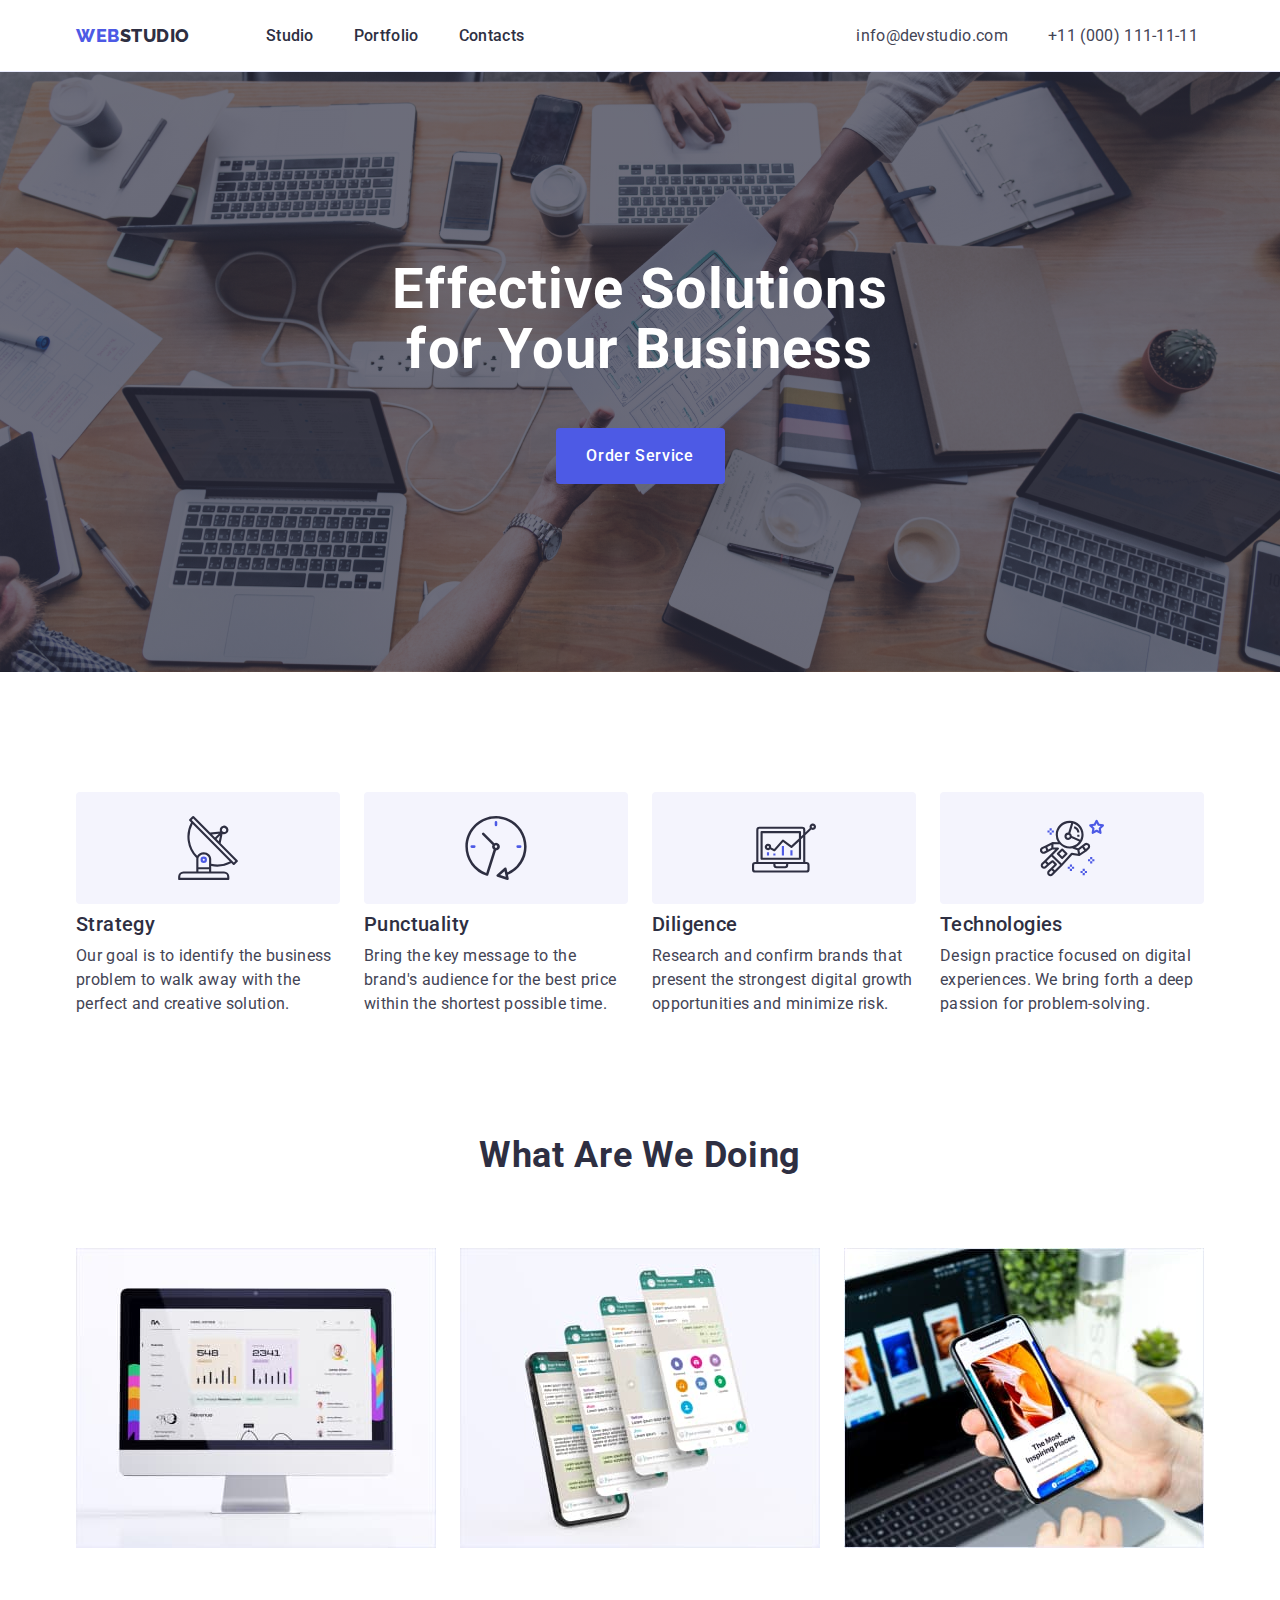
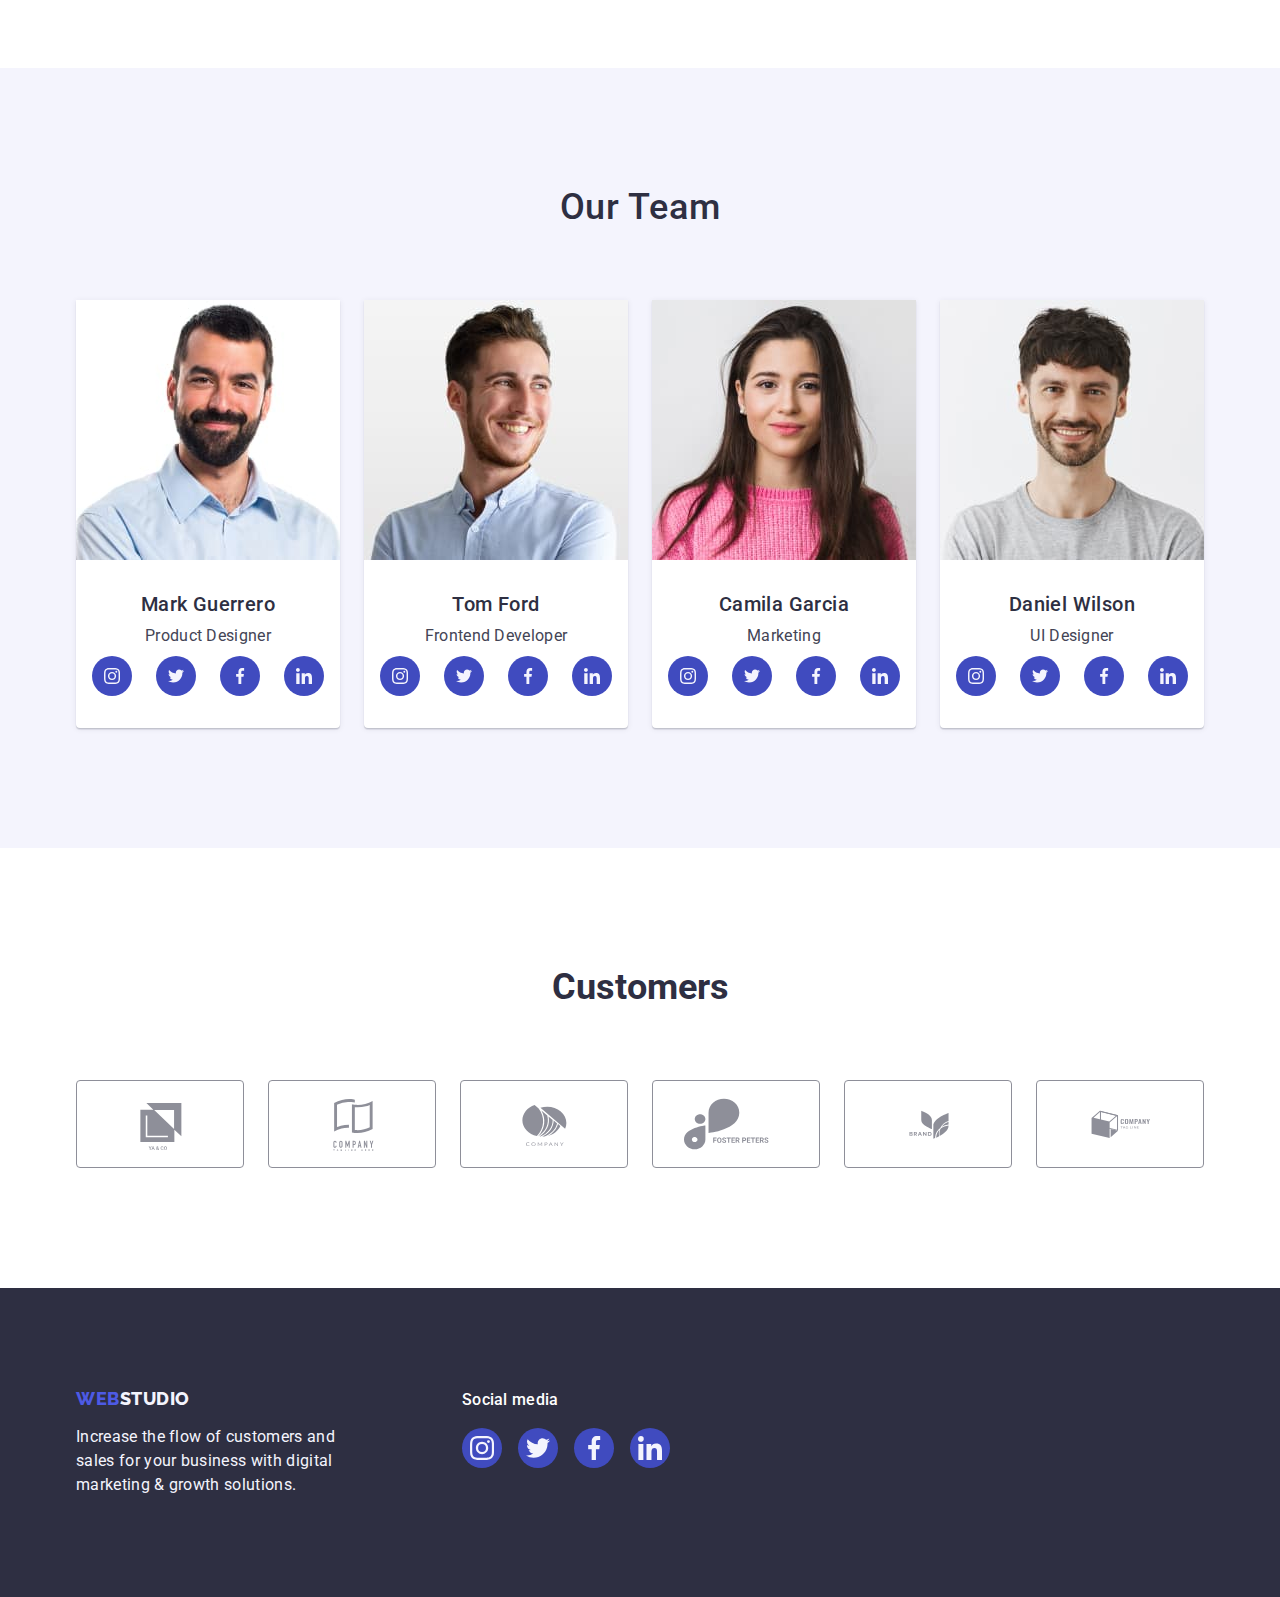
<file: index.html>
<!DOCTYPE html>
<html lang="en">
  <head>
    <meta charset="UTF-8" />
    <meta name="viewport" content="width=device-width, initial-scale=1.0" />
    <title>hw2-main page</title>
    <link rel="preconnect" href="https://fonts.googleapis.com" />
    <link rel="preconnect" href="https://fonts.gstatic.com" crossorigin />
    <link
      href="https://fonts.googleapis.com/css2?family=Montserrat:wght@400;700&family=Raleway:wght@700&family=Roboto:wght@400;500;700;900&display=swap"
      rel="stylesheet"
    />
    <link
      rel="stylesheet"
      href="https://cdnjs.cloudflare.com/ajax/libs/modern-normalize/2.0.0/modern-normalize.min.css"
      integrity="sha512-4xo8blKMVCiXpTaLzQSLSw3KFOVPWhm/TRtuPVc4WG6kUgjH6J03IBuG7JZPkcWMxJ5huwaBpOpnwYElP/m6wg=="
      crossorigin="anonymous"
      referrerpolicy="no-referrer"
    />

    <link rel="stylesheet" href="./css/styles.css" />
    <link rel="stylesheet" href="./modern-normalize.min.css" />
  </head>
  <body class="body">
    <header class="headerhtml">
      <div class="container-header container">
        <nav class="navhtml">
          <a href="./index.html" class="logo link">
            Web<span class="logo-studio">Studio</span>
          </a>
          <ul class="list menu">
            <li><a href="./index.html" class="link navlink">Studio</a></li>
            <li>
              <a href="./portfolio.html" class="link navlink">Portfolio</a>
            </li>
            <li><a href="" class="link navlink">Contacts</a></li>
          </ul>
        </nav>
        <address class="address">
          <ul class="list addresslist">
            <li>
              <a href="mailto:info@devstudio.com" class="link address-link"
                >info@devstudio.com</a
              >
            </li>
            <li>
              <a href="tel:+110001111111" class="link address-link"
                >+11 (000) 111-11-11</a
              >
            </li>
          </ul>
        </address>
      </div>
    </header>
    <main>
      <section class="first-section">
        <div class="container">
          <h1 class="motto">
            Effective Solutions<br />
            for Your Business
          </h1>
          <button type="button" class="filter-button order-service-button">
            Order Service
          </button>
        </div>
      </section>
      <section class="second-section">
        <div class="container">
          <h2 class="our_values visually-hidden">Our values</h2>
          <ul class="list list-second-section">
            <li class="values-list">
              <div class="icon-container">
                <svg width="64" height="64">
                  <use href="./images/icons.svg#icon-antenna-1"></use>
                </svg>
              </div>
              <h3 class="value">Strategy</h3>
              <p class="paragraph">
                Our goal is to identify the business problem to walk away with
                the perfect and creative solution.
              </p>
            </li>
            <li class="values-list">
              <div class="icon-container">
                <svg width="64" height="64">
                  <use href="./images/icons.svg#icon-clock-1"></use>
                </svg>
              </div>
              <h3 class="value">Punctuality</h3>
              <p class="paragraph">
                Bring the key message to the brand's audience for the best price
                within the shortest possible time.
              </p>
            </li>
            <li class="values-list">
              <div class="icon-container">
                <svg width="64" height="64">
                  <use href="./images/icons.svg#icon-diagram-1"></use>
                </svg>
              </div>
              <h3 class="value">Diligence</h3>
              <p class="paragraph">
                Research and confirm brands that present the strongest digital
                growth opportunities and minimize risk.
              </p>
            </li>
            <li class="values-list">
              <div class="icon-container">
                <svg width="64" height="64">
                  <use href="./images/icons.svg#icon-astronaut-1"></use>
                </svg>
              </div>
              <h3 class="value">Technologies</h3>
              <p class="paragraph">
                Design practice focused on digital experiences. We bring forth a
                deep passion for problem-solving.
              </p>
            </li>
          </ul>
        </div>
      </section>
      <section class="third-section">
        <div class="container">
          <h2 class="what-are-we-doing">What are we doing</h2>
          <ul class="list third-section-list">
            <li class="tsli">
              <img
                src="./images/picture1.jpg"
                class="link"
                width="360"
                height="300"
                alt="old Imac"
              />
            </li>
            <li class="tsli">
              <img
                src="./images/picture2.jpg"
                class="link"
                width="360"
                height="300"
                alt="screenshots coming out of the iphone"
              />
            </li>
            <li class="tsli">
              <img
                src="./images/picture3.jpg"
                class="link"
                width="360"
                height="300"
                alt="heand holding phone in front of laptop "
              />
            </li>
          </ul>
        </div>
      </section>
      <section class="section-four">
        <div class="container">
          <h2 class="our-team">Our Team</h2>
          <ul class="list section-four-list">
            <li class="list-item sfli">
              <img
                src="./images/Mark-Guerrero.jpg"
                class="link"
                width="264"
                height="260"
                alt="smiling man with black beard and short hair wearinng light blue shirt"
              />
              <div class="name-function">
                <h3 class="fullname">Mark Guerrero</h3>
                <p class="paragraph function">Product Designer</p>
                <ul class="social-media-list">
                  <li class="social-media-li">
                    <a href="" class="sm-link section-four-link"
                      ><svg width="16" height="16" class="sm-icon">
                        <use
                          href="./images/icons.svg#icon-instagram-2"
                        ></use></svg
                    ></a>
                  </li>
                  <li class="social-media-li">
                    <a href="" class="sm-link section-four-link"
                      ><svg width="16" height="16" class="sm-icon">
                        <use
                          href="./images/icons.svg#icon-twitter-1"
                        ></use></svg
                    ></a>
                  </li>
                  <li class="social-media-li">
                    <a href="" class="sm-link section-four-link"
                      ><svg width="16" height="16" class="sm-icon">
                        <use
                          href="./images/icons.svg#icon-facebook-1"
                        ></use></svg
                    ></a>
                  </li>
                  <li class="social-media-li">
                    <a href="" class="sm-link section-four-link"
                      ><svg width="16" height="16" class="sm-icon">
                        <use
                          href="./images/icons.svg#icon-linkedin-1"
                        ></use></svg
                    ></a>
                  </li>
                </ul>
              </div>
            </li>
            <li class="list-item sfli">
              <img
                src="./images/Tom-Ford.jpg"
                class="link"
                width="264"
                height="260"
                alt="smiling man in blue shirt looking to the right"
              />
              <div class="name-function">
                <h3 class="fullname">Tom Ford</h3>
                <p class="paragraph function">Frontend Developer</p>
                <ul class="social-media-list">
                  <li class="social-media-li">
                    <a href="" class="sm-link section-four-link"
                      ><svg width="16" height="16" class="sm-icon">
                        <use
                          href="./images/icons.svg#icon-instagram-2"
                        ></use></svg
                    ></a>
                  </li>
                  <li class="social-media-li">
                    <a href="" class="sm-link section-four-link"
                      ><svg width="16" height="16" class="sm-icon">
                        <use
                          href="./images/icons.svg#icon-twitter-1"
                        ></use></svg
                    ></a>
                  </li>
                  <li class="social-media-li">
                    <a href="" class="sm-link section-four-link"
                      ><svg width="16" height="16" class="sm-icon">
                        <use
                          href="./images/icons.svg#icon-facebook-1"
                        ></use></svg
                    ></a>
                  </li>
                  <li class="social-media-li">
                    <a href="" class="sm-link section-four-link"
                      ><svg width="16" height="16" class="sm-icon">
                        <use
                          href="./images/icons.svg#icon-linkedin-1"
                        ></use></svg
                    ></a>
                  </li>
                </ul>
              </div>
            </li>
            <li class="list-item sfli">
              <img
                src="./images/Camila-Garcia.jpg"
                class="link"
                width="264"
                height="260"
                alt="young woman with long hair in pink sweater and lipstick"
              />
              <div class="name-function">
                <h3 class="fullname">Camila Garcia</h3>
                <p class="paragraph function">Marketing</p>
                <ul class="social-media-list">
                  <li class="social-media-li">
                    <a href="" class="sm-link section-four-link"
                      ><svg width="16" height="16" class="sm-icon">
                        <use
                          href="./images/icons.svg#icon-instagram-2"
                        ></use></svg
                    ></a>
                  </li>
                  <li class="social-media-li">
                    <a href="" class="sm-link section-four-link"
                      ><svg width="16" height="16" class="sm-icon">
                        <use
                          href="./images/icons.svg#icon-twitter-1"
                        ></use></svg
                    ></a>
                  </li>
                  <li class="social-media-li">
                    <a href="" class="sm-link section-four-link"
                      ><svg width="16" height="16" class="sm-icon">
                        <use
                          href="./images/icons.svg#icon-facebook-1"
                        ></use></svg
                    ></a>
                  </li>
                  <li class="social-media-li">
                    <a href="" class="sm-link section-four-link"
                      ><svg width="16" height="16" class="sm-icon">
                        <use
                          href="./images/icons.svg#icon-linkedin-1"
                        ></use></svg
                    ></a>
                  </li>
                </ul>
              </div>
            </li>
            <li class="list-item sfli">
              <img
                src="./images/Daniel-Wilson.jpg"
                class="link"
                width="264"
                height="260"
                alt="smiling man in a greay t-shirt looking in front"
              />
              <div class="name-function">
                <h3 class="fullname">Daniel Wilson</h3>
                <p class="paragraph function">UI Designer</p>
                <ul class="social-media-list">
                  <li class="social-media-li">
                    <a href="" class="sm-link section-four-link"
                      ><svg width="16" height="16" class="sm-icon">
                        <use
                          href="./images/icons.svg#icon-instagram-2"
                        ></use></svg
                    ></a>
                  </li>
                  <li class="social-media-li">
                    <a href="" class="sm-link section-four-link"
                      ><svg width="16" height="16" class="sm-icon">
                        <use
                          href="./images/icons.svg#icon-twitter-1"
                        ></use></svg
                    ></a>
                  </li>
                  <li class="social-media-li">
                    <a href="" class="sm-link section-four-link"
                      ><svg width="16" height="16" class="sm-icon">
                        <use
                          href="./images/icons.svg#icon-facebook-1"
                        ></use></svg
                    ></a>
                  </li>
                  <li class="social-media-li">
                    <a href="" class="sm-link section-four-link"
                      ><svg width="16" height="16" class="sm-icon">
                        <use
                          href="./images/icons.svg#icon-linkedin-1"
                        ></use></svg
                    ></a>
                  </li>
                </ul>
              </div>
            </li>
          </ul>
        </div>
      </section>
      <section class="section-five">
        <div class="container">
          <h2 class="customers">Customers</h2>
          <ul class="clients-list">
            <li class="customer-logo">
              <a href="" class="customer-link"
                ><svg width="104" height="56" class="customer-icon">
                  <use href="./images/icons.svg#icon-Logo"></use></svg
              ></a>
            </li>
            <li class="customer-logo">
              <a href="" class="customer-link"
                ><svg width="104" height="56" class="customer-icon">
                  <use href="./images/icons.svg#icon-Logo-1"></use></svg
              ></a>
            </li>
            <li class="customer-logo">
              <a href="" class="customer-link"
                ><svg width="104" height="56" class="customer-icon">
                  <use href="./images/icons.svg#icon-Logo-2"></use></svg
              ></a>
            </li>
            <li class="customer-logo">
              <a href="" class="customer-link"
                ><svg width="104" height="56" class="customer-icon">
                  <use href="./images/icons.svg#icon-group"></use></svg
              ></a>
            </li>
            <li class="customer-logo">
              <a href="" class="customer-link"
                ><svg width="104" height="56" class="customer-icon">
                  <use href="./images/icons.svg#icon-Client-5"></use></svg
              ></a>
            </li>
            <li class="customer-logo">
              <a href="" class="customer-link"
                ><svg width="104" height="56" class="customer-icon">
                  <use href="./images/icons.svg#icon-Client-6"></use></svg
              ></a>
            </li>
          </ul>
        </div>
      </section>
    </main>
    <footer class="footer">
      <div class="container footer-flex">
        <div class="footer-first-subcontainer">
          <a href="./index.html" class="logo link footerlink">
            Web<span class="logo logo-studio footerspan">Studio</span>
          </a>
          <p class="footer-paragraph">
            Increase the flow of customers and sales for your business with
            digital marketing & growth solutions.
          </p>
        </div>
        <div class="sm-footer">
          <p class="sm-footer-p">Social media</p>
          <ul class="social-media-list smfooterlist">
            <li class="social-media-li">
              <a href="" class="sm-link footer-link"
                ><svg width="24" height="24" class="sm-icon">
                  <use href="./images/icons.svg#icon-instagram-2"></use></svg
              ></a>
            </li>
            <li class="social-media-li">
              <a href="" class="sm-link footer-link"
                ><svg width="24" height="24" class="sm-icon">
                  <use href="./images/icons.svg#icon-twitter-1"></use></svg
              ></a>
            </li>
            <li class="social-media-li">
              <a href="" class="sm-link footer-link"
                ><svg width="24" height="24" class="sm-icon">
                  <use href="./images/icons.svg#icon-facebook-1"></use></svg
              ></a>
            </li>
            <li class="social-media-li">
              <a href="" class="sm-link footer-link"
                ><svg width="24" height="24" class="sm-icon">
                  <use href="./images/icons.svg#icon-linkedin-1"></use></svg
              ></a>
            </li>
          </ul>
        </div>
      </div>
    </footer>
  </body>
</html>
</file>
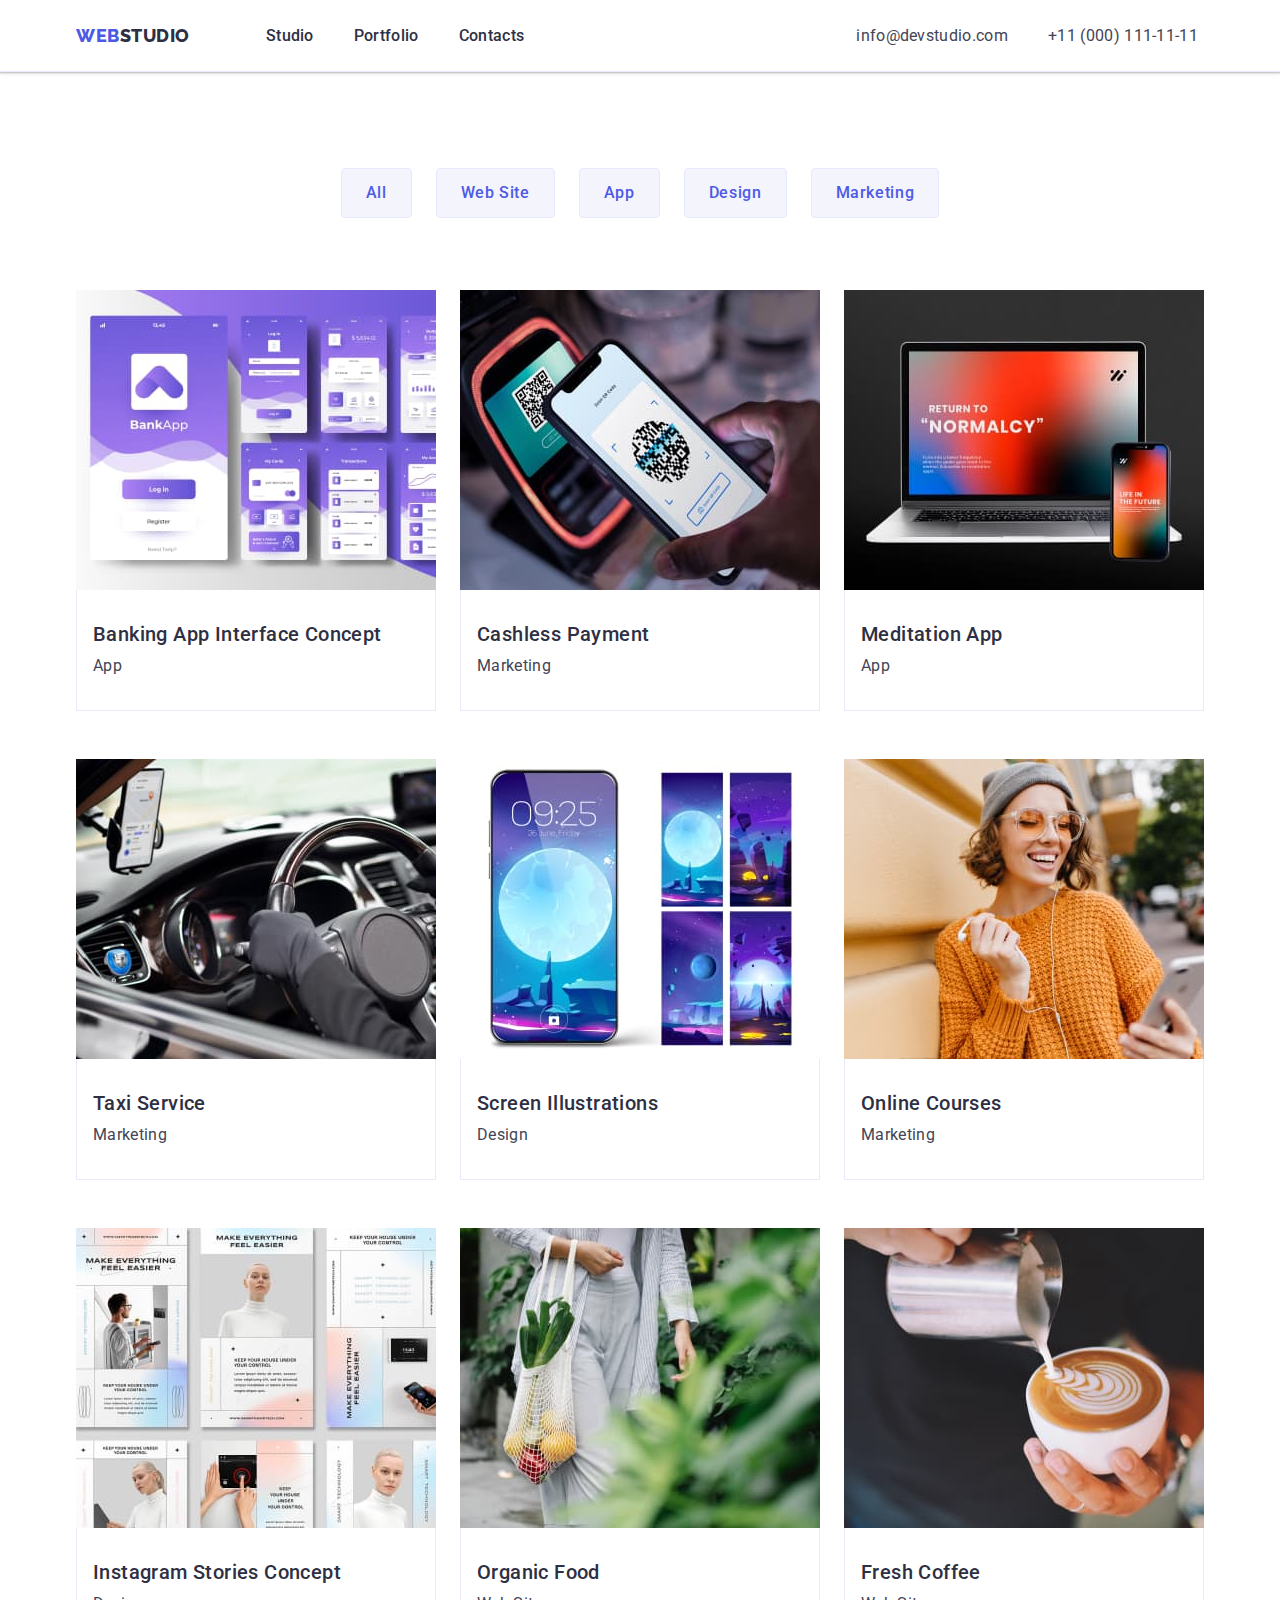
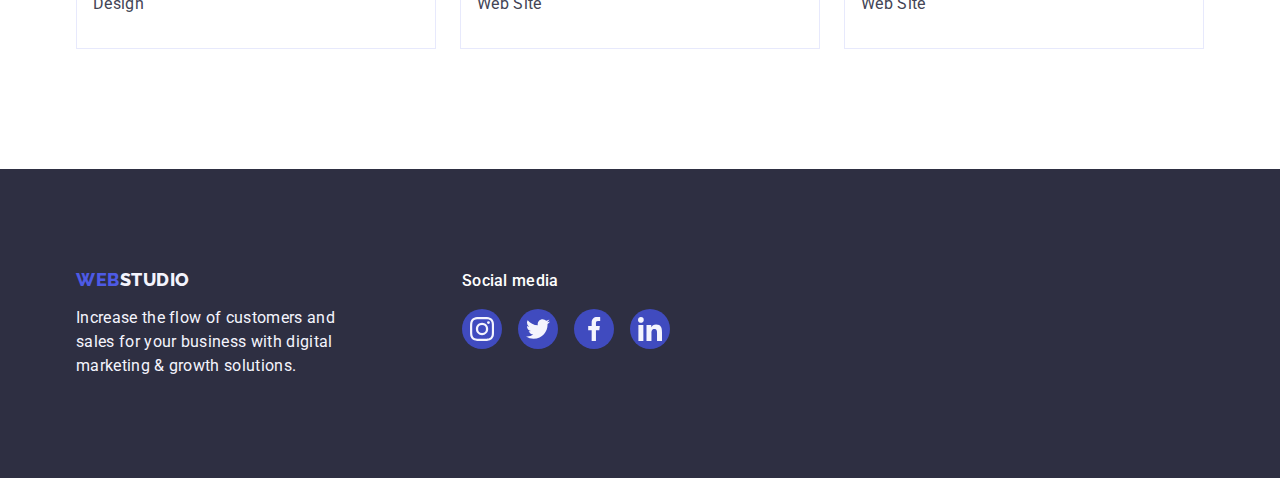
<file: portfolio.html>
<!DOCTYPE html>
<html lang="en">
  <head>
    <meta charset="UTF-8" />
    <meta name="viewport" content="width=, initial-scale=1.0" />
    <title>h2-portfolio</title>
    <link rel="preconnect" href="https://fonts.googleapis.com" />
    <link rel="preconnect" href="https://fonts.gstatic.com" crossorigin />
    <link
      href="https://fonts.googleapis.com/css2?family=Montserrat:wght@400;700&family=Raleway:wght@700&family=Roboto:wght@400;500;700;900&display=swap"
      rel="stylesheet"
    />
    <link
      rel="stylesheet"
      href="https://cdnjs.cloudflare.com/ajax/libs/modern-normalize/2.0.0/modern-normalize.min.css"
      integrity="sha512-4xo8blKMVCiXpTaLzQSLSw3KFOVPWhm/TRtuPVc4WG6kUgjH6J03IBuG7JZPkcWMxJ5huwaBpOpnwYElP/m6wg=="
      crossorigin="anonymous"
      referrerpolicy="no-referrer"
    />

    <link rel="stylesheet" href="./css/styles.css" />
    <link rel="stylesheet" href="./modern-normalize.min.css" />
  </head>
  <body class="body">
    <header class="headerhtml">
      <div class="container-header container">
        <nav class="navhtml">
          <a href="./index.html" class="logo link">
            Web<span class="logo-studio">Studio</span>
          </a>

          <ul class="list menu">
            <li><a href="./index.html" class="link navlink">Studio</a></li>
            <li>
              <a href="./portfolio.html" class="link navlink">Portfolio</a>
            </li>
            <li><a href="" class="link navlink">Contacts</a></li>
          </ul>
        </nav>
        <address class="address">
          <ul class="list addresslist">
            <li>
              <a href="mailto:info@devstudio.com" class="link address-link"
                >info@devstudio.com</a
              >
            </li>
            <li>
              <a href="tel:+110001111111" class="link address-link"
                >+11 (000) 111-11-11</a
              >
            </li>
          </ul>
        </address>
      </div>
    </header>
    <main>
      <section class="section-one-portfolio">
        <div class="container">
          <h1 class="visually-hidden">Portfolio</h1>
          <ul class="list list-portfolio">
            <li>
              <button type="button" class="filter-button portfoliobutton">
                All
              </button>
            </li>
            <li>
              <button type="button" class="filter-button portfoliobutton">
                Web Site
              </button>
            </li>
            <li>
              <button type="button" class="filter-button portfoliobutton">
                App
              </button>
            </li>
            <li>
              <button type="button" class="filter-button portfoliobutton">
                Design
              </button>
            </li>
            <li>
              <button type="button" class="filter-button portfoliobutton">
                Marketing
              </button>
            </li>
          </ul>
          <ul class="list list-portfolio-two">
            <li class="portfolio-list-item">
              <a href="" class="link portfolio-img-link">
                <img
                  src="./images/img1-portfolio.jpg"
                  width="360"
                  height="300"
                  alt="banking app on violet background with different features"
                />
                <div class="name-and-category-of-app">
                  <h2 class="imagetext">Banking App Interface Concept</h2>
                  <p class="portfolio-paragraph">App</p>
                </div>
              </a>
            </li>
            <li class="portfolio-list-item">
              <a href="" class="link portfolio-img-link">
                <img
                  src="./images/img2-portfolio.jpg"
                  width="360"
                  height="300"
                  alt="scanning QR code with mobile phone"
                />
                <div class="name-and-category-of-app">
                  <h2 class="imagetext">Cashless Payment</h2>
                  <p class="portfolio-paragraph">Marketing</p>
                </div>
              </a>
            </li>
            <li class="portfolio-list-item">
              <a href="" class="link portfolio-img-link"
                ><img
                  src="./images/img3-portfolio.jpg"
                  width="360"
                  height="300"
                  alt="opened laptop with white text on red-white-blie screen"
                />
                <div class="name-and-category-of-app">
                  <h2 class="imagetext">Meditation App</h2>
                  <p class="portfolio-paragraph">App</p>
                </div>
              </a>
            </li>

            <li class="portfolio-list-item">
              <a href="" class="link portfolio-img-link">
                <img
                  src="./images/img4-portfolio.jpg"
                  width="360"
                  height="300"
                  alt="driver using navigation in a car"
                />
                <div class="name-and-category-of-app">
                  <h2 class="imagetext">Taxi Service</h2>
                  <p class="portfolio-paragraph">Marketing</p>
                </div>
              </a>
            </li>
            <li class="portfolio-list-item">
              <a href="" class="link portfolio-img-link"
                ><img
                  src="./images/img5-portfolio.jpg"
                  width="360"
                  height="300"
                  alt="screen lock with a big moon and rocks"
                />
                <div class="name-and-category-of-app">
                  <h2 class="imagetext">Screen Illustrations</h2>
                  <p class="portfolio-paragraph">Design</p>
                </div>
              </a>
            </li>
            <li class="portfolio-list-item">
              <a href="" class="link portfolio-img-link">
                <img
                  src="./images/img6-portfolio.jpg"
                  width="360"
                  height="300"
                  alt="smiling girl with grey cap and sunglasses wearing yellow knitted
          sweater and using her phone with headphones"
                />
                <div class="name-and-category-of-app">
                  <h2 class="imagetext">Online Courses</h2>
                  <p class="portfolio-paragraph">Marketing</p>
                </div>
              </a>
            </li>

            <li class="portfolio-list-item">
              <a href="" class="link portfolio-img-link"
                ><img
                  src="./images/img7-portfolio.jpg"
                  width="360"
                  height="300"
                  alt="a bunch of pictures saying to keep your house under your controll"
                />
                <div class="name-and-category-of-app">
                  <h2 class="imagetext">Instagram Stories Concept</h2>
                  <p class="portfolio-paragraph">Design</p>
                </div>
              </a>
            </li>
            <li class="portfolio-list-item">
              <a href="" class="link portfolio-img-link">
                <img
                  src="./images/img8-portfolio.jpg"
                  width="360"
                  height="300"
                  alt="a woman wearing bright colors walking with vegetables in a net"
                />
                <div class="name-and-category-of-app">
                  <h2 class="imagetext">Organic Food</h2>
                  <p class="portfolio-paragraph">Web Site</p>
                </div>
              </a>
            </li>
            <li class="portfolio-list-item">
              <a href="" class="link portfolio-img-link">
                <img
                  src="./images/img9-portfolio.jpg"
                  width="360"
                  height="300"
                  alt="barista pouring milk into cappucino to make a nice pattern"
                />
                <div class="name-and-category-of-app">
                  <h2 class="imagetext">Fresh Coffee</h2>
                  <p class="portfolio-paragraph">Web Site</p>
                </div>
              </a>
            </li>
          </ul>
        </div>
      </section>
    </main>
    <footer class="footer">
      <div class="container footer-flex">
        <div class="footer-first-subcontainer">
          <a href="./index.html" class="logo link footerlink">
            Web<span class="logo logo-studio footerspan">Studio</span>
          </a>
          <p class="footer-paragraph">
            Increase the flow of customers and sales for your business with
            digital marketing & growth solutions.
          </p>
        </div>
        <div class="sm-footer">
          <p class="sm-footer-p">Social media</p>
          <ul class="social-media-list smfooterlist">
            <li class="social-media-li">
              <a href="" class="sm-link footer-link"
                ><svg width="24" height="24" class="sm-icon">
                  <use href="./images/icons.svg#icon-instagram-2"></use></svg
              ></a>
            </li>
            <li class="social-media-li">
              <a href="" class="sm-link footer-link"
                ><svg width="24" height="24" class="sm-icon">
                  <use href="./images/icons.svg#icon-twitter-1"></use></svg
              ></a>
            </li>
            <li class="social-media-li">
              <a href="" class="sm-link footer-link"
                ><svg width="24" height="24" class="sm-icon">
                  <use href="./images/icons.svg#icon-facebook-1"></use></svg
              ></a>
            </li>
            <li class="social-media-li">
              <a href="" class="sm-link footer-link"
                ><svg width="24" height="24" class="sm-icon">
                  <use href="./images/icons.svg#icon-linkedin-1"></use></svg
              ></a>
            </li>
          </ul>
        </div>
      </div>
    </footer>
  </body>
</html>
</file>
<file: css/styles.css>
:root {
  --primary-brand-color: #4d5ae5;
  --pressed-state-color: #404bbf;
  --dark-color: #2e2f42;
  --success-color: #31d0aa;
  --text-color: #434455;
  --subtle-text-color: #8e8f99;
  --accent-color: #e7e9fc;
  --light-color: #f4f4fd;
  --modal-overlay-color: #2e2f4266;
  --hero-background-color: #2e2f42b2;
  --white-background-color: #ffffff;
  --modal-background-color: #fcfcfc;
}
* {
  margin: 0;
  padding: 0;
}
body {
  font-family: "Roboto", sans-serif;
  color: var(--text-color);
  background-color: var(--white-background-color);
}

.nav-logo {
  font-family: "Raleway", sans-serif;
  font-weight: 800;
  font-size: 18px;
  line-height: 1.17;
  letter-spacing: 0.03em;
  text-transform: uppercase;
  color: var(--primary-brand-color);
}
nav > a:hover {
  color: #404bbf;
}

.navlink:hover,
.navlink:focus,
.navlink:active .navlink:visited {
  color: #404bbf;
}

.logo-studio {
  color: var(--dark-color);
}

.list {
  list-style: none;
}

.logo-link {
  font-weight: 500;
  font-size: 16px;
  line-height: 1.5;
  letter-spacing: 0.02em;
  color: var(--dark-color);
}

.link {
  text-decoration: none;
}

.motto {
  text-align: center;
  font-family: Roboto;
  font-size: 56px;
  letter-spacing: 0.02em;
  line-height: 1.07;
  color: #ffffff;
  max-width: 496px;
  margin-right: auto;
  margin-left: auto;
}

.our_values {
  font-weight: 500;
  font-family: Roboto;
  font-size: 20px;
  letter-spacing: 0.02em;
  line-height: 1.2;
  color: #2e2f42;
}

.our-team {
  font-weight: 500;
  font-size: 20px;
  line-height: 1.2;
  letter-spacing: 0.02em;
  color: var(--dark-color);
  margin-bottom: 72px;
}
.paragraph {
  font-size: 16px;
  letter-spacing: 0.02em;
}
.value {
  font-weight: 500;
  letter-spacing: 0.02em;
  font-size: 20px;
  line-height: 1.2;
  color: #2e2f42;
  margin-bottom: 8px;
}

.punctuality {
  font-family: Roboto;
  font-weight: Medium;
  font-size: 20px;
  letter-spacing: 0.02em;
  line-height: 1.11;
  text-align: center;
  text-transform: capitalize;
}
.third-section {
  background-color: #ffffff;
  padding-bottom: 120px;
}

.body {
  font-family: "Roboto", sans-serif;
  color: #434455;
  background-color: #ffffff;
  font-weight: Regular;
  font-size: 16px;
  line-height: 24px;
  letter-spacing: 2%;
}

.what-are-we-doing {
  font-size: 36px;
  line-height: 1.11;
  text-align: center;
  letter-spacing: 0.02em;
  text-transform: capitalize;
  color: var(--dark-color);
  margin-bottom: 72px;
}
.list-item {
  background-color: #ffffff;
}
.fullname {
  font-weight: 500;
  letter-spacing: 0.02em;
  font-size: 20px;
  line-height: 1.2;
  color: #2e2f42;
  text-align: center;
  margin-bottom: 8px;
}

.navlink {
  color: var(--dark-color);
  font-weight: 500;
  letter-spacing: 0.02em;
  line-height: 1.5;
  padding: 24px 0;
}
.logo {
  font-family: "Raleway", sans-serif;
  font-weight: 800;
  font-size: 18px;
  line-height: 1.17;
  letter-spacing: 0.03em;
  text-transform: uppercase;
  color: var(--primary-brand-color);
  margin-right: 76px;
}
.logo-studio {
  color: var(--dark-color);
  font-family: "Raleway", sans-serif;
  font-size: 18px;
  font-style: normal;
  font-weight: 800;
  line-height: 21px;
  letter-spacing: 0.54px;
  text-transform: uppercase;
}

.filter-button {
  background-color: #4d5ae5;
  font-family: "Roboto", sans-serif;
  font-weight: 500;
  font-size: 16px;
  line-height: 1.5;
  letter-spacing: 0.04em;
  color: #ffffff;
}
.filter-button:hover,
.filter-button:focus {
  background-color: #404bbf;
  font-family: Roboto;
  font-weight: Medium;
  font-size: 16px;
  line-height: 24px;
  letter-spacing: 4%;
  cursor: pointer;
}
.portfoliobutton {
  color: var(--primary-brand-color);
  background-color: var(--light-color);
}
.portfoliobutton:hover,
.portfoliobutton:focus,
.portfoliobutton:active {
  color: #ffffff;
  box-shadow: 0px 3px 1px rgba(0, 0, 0, 0.1), 0px 2px 1px rgba(0, 0, 0, 0.08),
    0px 2px 2px rgba(0, 0, 0, 0.12);
}
.imagetext {
  font-weight: 500;
  font-size: 20px;
  line-height: 1.2;
  letter-spacing: 0.02em;
  color: var(--dark-color);
  margin-bottom: 8px;
}

.portfolio-paragraph {
  font-size: 16px;
  line-height: 1.5;
  letter-spacing: 0.02em;
  color: var(--text-color);
}
.address {
  font-style: normal;
}

.section-four {
  background-color: #f4f4fd;
  padding: 120px 0;
}
.our-team {
  font-size: 36px;
  line-height: 1.11;
  text-align: center;
  letter-spacing: 0.02em;
  text-transform: capitalize;
  color: var(--dark-color);
}

.footer {
  background-color: var(--dark-color);
  padding: 100px 0;
}
.footerspan {
  color: #f4f4fd;
}

.address-link {
  color: var(--text-color);
  letter-spacing: 0.02em;
  line-height: 1.5;
}
.address-link:hover,
.address-link:focus,
.address-link:visited {
  color: #404bbf;
}
.first-section {
  background-color: #2e2f42;
  padding: 188px 0;
  background-image: linear-gradient(
      rgba(46, 47, 66, 0.7),
      rgba(46, 47, 66, 0.7)
    ),
    url(../images/background.jpeg);
  max-width: 1440px;
  background-repeat: no-repeat;
  background-position: center;
  background-size: cover;
  margin: 0 auto;
}

.footer-paragraph {
  color: var(--light-color);
  letter-spacing: 0.02em;
  max-width: 264px;
}

img {
  display: block;
}

.headerhtml {
  border-bottom: 1px solid #e7e9fc;
  height: 72px;
  box-shadow: 0px 2px 1px rgba(46, 47, 66, 0.08),
    0px 1px 1px rgba(46, 47, 66, 0.16), 0px 1px 6px rgba(46, 47, 66, 0.08);
}
.container-header {
  display: flex;
}

.container {
  width: 1158px;
  margin: 0 auto;
  padding: 0 15px;
}
.navhtml {
  display: flex;
  align-items: center;
  padding-right: 332px;
}

.menu {
  display: flex;
  gap: 40px;
}
.addresslist {
  display: flex;
  gap: 40px;
}
.order-service-button {
  display: block;
  min-width: 169px;
  height: 56px;
  border: none;
  background-color: var(--primary-brand-color);
  border-radius: 4px;
  cursor: pointer;
  margin-top: 48px;
  margin-right: auto;
  margin-left: auto;
}
.second-section {
  padding: 120px 0;
}
.visually-hidden {
  position: absolute;
  width: 1px;
  height: 1px;
  margin: -1px;
  border: 0;
  padding: 0;
  white-space: nowrap;
  clip-path: inset(100%);
  clip: rect(0 0 0 0);
  overflow: hidden;
}

.list-second-section {
  display: flex;
  gap: 24px;
}
.values-list {
  width: calc((100% - 3 * 24px) / 4);
}

.third-section-list {
  display: flex;
  gap: 24px;
  background-color: #ffffff;
}
.tsli {
  width: calc((100%-48px) / 3);
}
.section-four-list {
  display: flex;
  gap: 24px;
}
.sfli {
  width: calc((100%-72px) / 4);
  border-radius: 0px 0px 4px 4px;
  box-shadow: 0px 1px 6px rgba(46, 47, 66, 0.08),
    0px 1px 1px rgba(46, 47, 66, 0.16), 0px 2px 1px rgba(46, 47, 66, 0.08);
}
.name-function {
  padding: 32px 0px;
}
.function {
  text-align: center;
  margin-bottom: 8px;
}
.footerlink {
  display: inline-block;
  margin-bottom: 16px;
}
.section-one-portfolio {
  padding: 96px 0 120px 0;
}
.list-portfolio {
  display: flex;
  justify-content: center;
  gap: 24px;
  margin-bottom: 72px;
}
.portfoliobutton {
  padding: 12px 24px;
  border: 1px solid var(--accent-color);
  border-radius: 4px;
}
.portfoliobutton:hover,
.portfoliobutton:focus {
  border: 1px solid transparent;
}
.list-portfolio-two {
  display: flex;
  flex-wrap: wrap;
  column-gap: 24px;
  row-gap: 48px;
}
.portfolio-list-item {
  width: calc((100% - 48px) / 3);
}
.name-and-category-of-app {
  padding: 32px 16px;
  border: 1px solid #e7e9fc;
  border-top: none;
}

.contacts {
  padding-right: 332px;
}

.navhtml,
.lmenu,
.address {
  padding-top: 24px;
  padding-bottom: 24px;
}
.icon-container {
  display: flex;
  align-items: center;
  justify-content: center;
  height: 112px;
  background-color: #f4f4fd;
  border-radius: 4px;
  margin-bottom: 8px;
}
.social-media-list {
  display: flex;
  justify-content: center;
  gap: 24px;
  list-style: none;
}
.smfooterlist {
  display: flex;
  justify-content: center;
  gap: 16px;
  list-style: none;
}
.social-media-li {
  width: 40px;
  height: 40px;
}
.sm-link {
  width: 100%;
  height: 100%;
  background-color: var(--primary-brand-color);
  border-radius: 50%;
  display: flex;
  align-items: center;
  justify-content: center;
}

.sm-link:hover,
.sm-link:focus,
.sm-link:visited,
.sm-link:active {
  background-color: #404bbf;
}

.footer-link:hover,
.footer-link:focus {
  background-color: #31d0aa;
}
.sm-icon {
  fill: var(--light-color);
}
.section-five {
  padding-top: 120px;
  padding-bottom: 120px;
}
.customers {
  font-size: 36px;
  line-height: 1.11;
  color: var(--dark-color);
  margin-bottom: 72px;
  text-align: center;
}
.clients-list {
  display: flex;
  gap: 24px;
  list-style: none;
}
.customer-logo {
  width: calc((100% - 120px) / 6);
  height: 88px;
}
.customer-link {
  width: 100%;
  height: 100%;
  border: 1px solid #8e8f99;
  border-radius: 4px;
  display: flex;
  align-items: center;
  justify-content: center;
  color: var(--subtle-text-color);
}

.customer-link:hover {
  border-color: #404bbf;
  color: #404bbf;
}
.customer-link:focus {
  border-color: #404bbf;
  color: #404bbf;
}
.customer-icon {
  fill: currentColor;
}
.customer-link {
  fill: currentColor;
}
.sm-footer-p {
  font-weight: 500;
  font-size: 16px;
  line-height: 1.5;
  letter-spacing: 0.02em;
  color: var(--white-background-color);
  margin-bottom: 16px;
}
.footer-flex {
  display: flex;
  align-items: baseline;
}
.footer-first-subcontainer {
  margin-right: 120px;
}
.portfoliobutton:hover,
.portfolio-img-link:focus,
.portfoliobutton:visited {
  box-shadow: 0px 3px 1px rgba(0, 0, 0, 0.1), 0px 2px 1px rgba(0, 0, 0, 0.08),
    0px 2px 2px rgba(0, 0, 0, 0.12);
}
.portfolio-img-link {
  display: block;
}
.portfolio-img-link:hover,
.portfolio-img-link:focus,
.portfolio-img-link:visited {
  box-shadow: 0px 1px 6px rgba(46, 47, 66, 0.08),
    0px 1px 1px rgba(46, 47, 66, 0.16), 0px 2px 1px rgba(46, 47, 66, 0.08);
}
</file>
